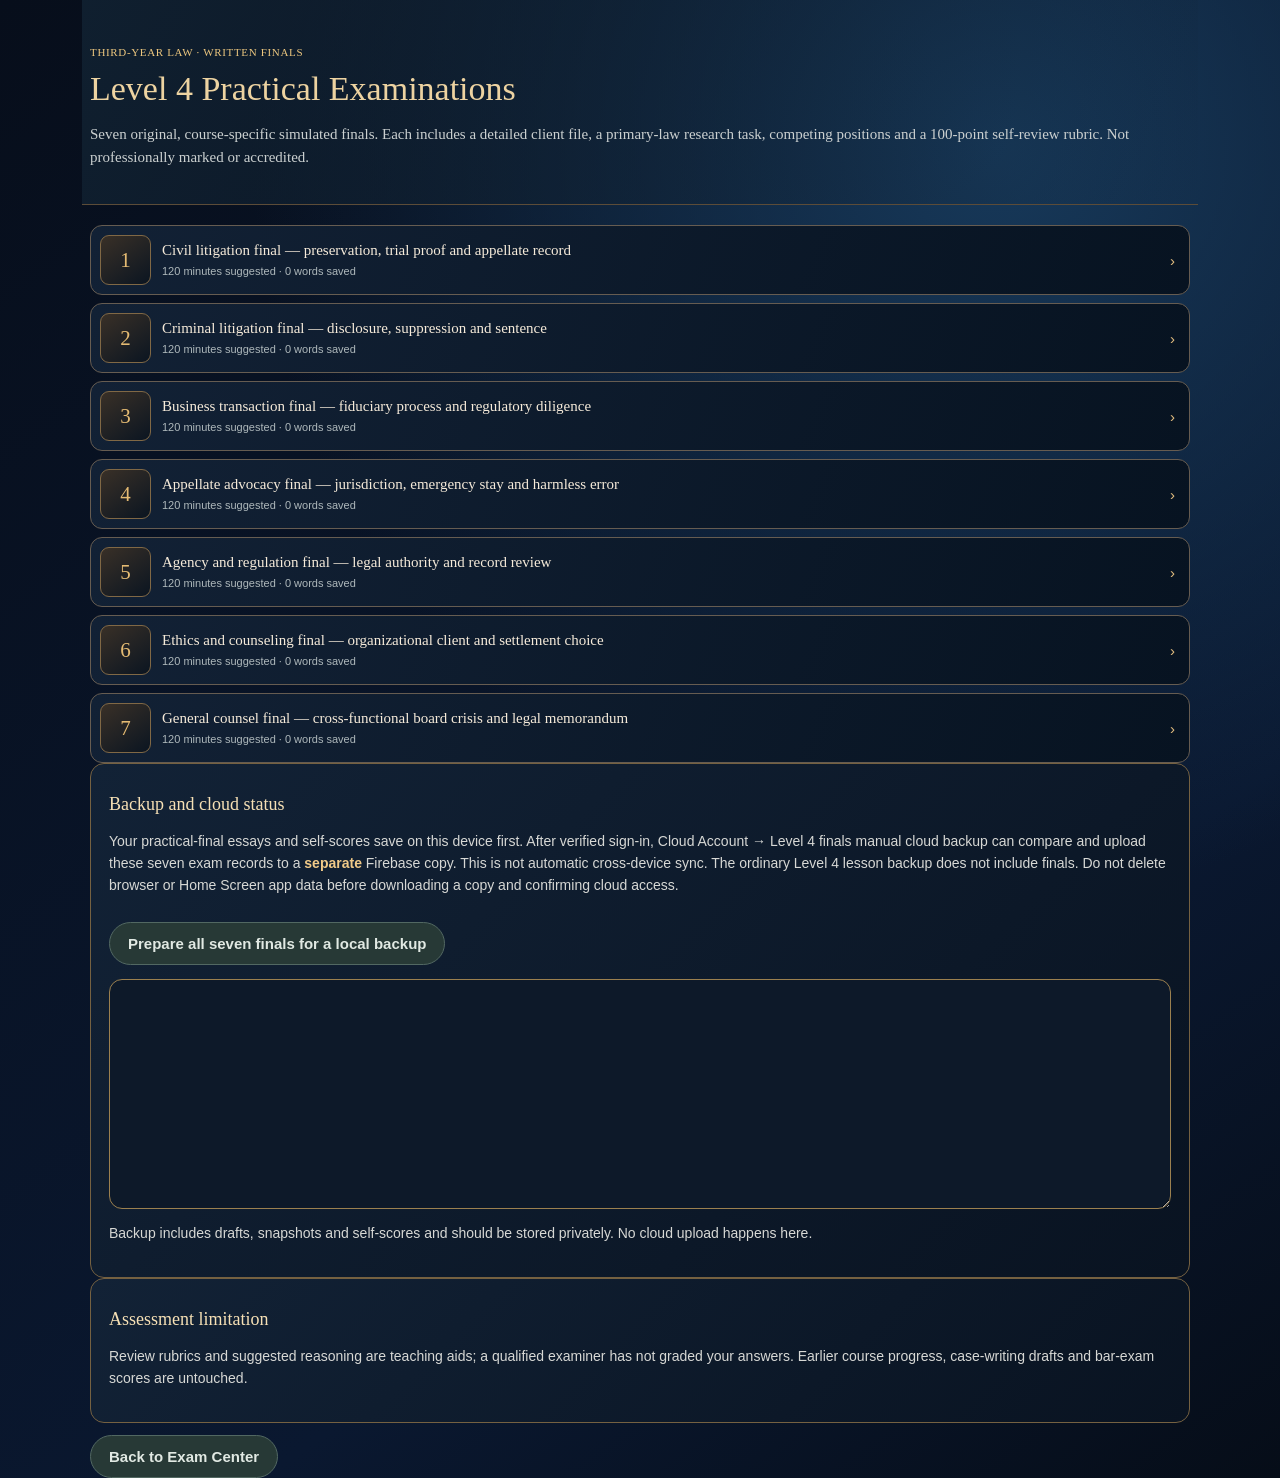
<file: scripts/fixtures/level4-final-browser.html>
<!doctype html>
<html lang="en"><head><meta charset="utf-8"><meta name="viewport" content="width=device-width,initial-scale=1,viewport-fit=cover"><title>Level 4 Practical Final QA Fixture</title><link rel="stylesheet" href="../../styles.css"><link rel="stylesheet" href="../../desktop.css"></head>
<body><main id="app" style="max-width:1100px;margin:auto"></main>
<script>
window.shell=(html)=>{document.getElementById('app').innerHTML=html;};
window.renderExams=()=>window.renderLevel4PracticalFinals?.();
</script>
<script src="../../level4-practical-finals-data.js" defer></script>
<script src="../../level4-practical-final-case-packets-2026.js" defer></script>
<script src="../../level4-final-examiner-calibration-2026.js" defer></script>
<script src="../../level4-independent-review-export-2026.js" defer></script>
<script src="../../level4-practical-finals-ui.js" defer></script>
<script defer>document.addEventListener('DOMContentLoaded',()=>window.renderLevel4PracticalFinals?.());</script>
</body></html>
</file>
<file: styles.css>
:root{color-scheme:dark;font-family:Inter,-apple-system,BlinkMacSystemFont,"Segoe UI",sans-serif;background:#0b1214;color:#eaf1eb}*{box-sizing:border-box}body{margin:0;background:radial-gradient(ellipse at 80% -5%,#294d49 0,transparent 35%),#0b1214;min-height:100vh}.shell{max-width:820px;margin:auto;padding:24px 18px 80px}.brand{display:flex;align-items:center;gap:12px;margin-bottom:26px}.seal{width:45px;height:45px;border:1px solid #aa9271;border-radius:13px;display:grid;place-items:center;color:#d9be92;font-size:24px}.eyebrow{font-size:11px;color:#a8bea9;letter-spacing:.19em;text-transform:uppercase;margin:0 0 6px}.brand h1{font-size:20px;margin:0;letter-spacing:.02em}.hero{border:1px solid #38514b;border-radius:24px;background:linear-gradient(145deg,#203b37,#131f21);padding:28px;margin-bottom:20px}.hero h2{font-size:30px;line-height:1.16;margin:10px 0}.hero p{color:#c3d1cb;line-height:1.6}.pill{display:inline-block;border:1px solid #718575;border-radius:30px;padding:7px 11px;font-size:12px;color:#e5d0a6}.metric{display:flex;justify-content:space-between;align-items:center;margin:18px 0 10px;color:#c1d0c7;font-size:13px}.track{height:7px;background:#40514c;border-radius:9px;overflow:hidden}.fill{height:100%;background:#c9ad7c;transition:width .2s}.grid{display:grid;grid-template-columns:repeat(2,1fr);gap:12px}.card{border:1px solid #334540;border-radius:18px;background:#162124;padding:18px;text-align:left;color:inherit;min-height:125px}.card strong{display:block;margin:10px 0;font-size:16px}.card small,.muted{color:#a7b9b1}.card .num{color:#d6b986;font-size:13px}.section{display:flex;align-items:center;justify-content:space-between;margin:27px 0 12px}.section h3{margin:0;font-size:18px}.lesson{display:block;width:100%;text-align:left;background:#182527;color:inherit;border:1px solid #344742;border-radius:16px;padding:17px;margin:10px 0;font-size:15px}.lesson small{display:block;margin-top:6px;color:#9fb3aa}.button{width:100%;border:0;background:#c9ac79;color:#17211f;border-radius:13px;padding:15px 17px;font-weight:750;font-size:15px;margin-top:14px}.button.secondary{background:#273936;color:#e1e9e3;border:1px solid #526862}.back{border:0;background:transparent;color:#d9be93;padding:4px 0 20px;font-size:14px}.reading{font-size:16px;line-height:1.75;color:#d5e0da}.reading h3{color:#f1e5cb;font-size:19px;margin-top:25px}.reading p{margin:13px 0}.example{border-left:3px solid #c7a775;padding:12px 16px;background:#1b2b2b;border-radius:0 10px 10px 0}.question{background:#182528;padding:20px;border-radius:17px;border:1px solid #3d514c}.option{display:block;width:100%;text-align:left;padding:14px;margin:10px 0;border-radius:12px;background:#213234;border:1px solid #47605a;color:#f0f3ee;font-size:15px}.option.selected{border-color:#d5b47e;background:#30433c}.feedback{padding:14px;border-radius:12px;background:#2e3b33;line-height:1.55;margin-top:14px}.tag{color:#d7bf98;font-size:12px;text-transform:uppercase;letter-spacing:.08em}.footer{font-size:12px;color:#879f94;margin-top:30px;line-height:1.5}@media(min-width:650px){.hero h2{font-size:38px}.grid{grid-template-columns:repeat(3,1fr)}}
/* Approved Supreme Court × Traditional Ivy League design, v2 */
:root{font-family:-apple-system,BlinkMacSystemFont,"Segoe UI",sans-serif;background:#050d18;color:#f5ecdc}body{background:radial-gradient(circle at 85% 5%,#1a3146,transparent 44%),linear-gradient(150deg,#06111f,#080d14 65%,#090b12);color:#f5ecdc}h1,h2,h3,.brandtitle,.level-text strong{font-family:Georgia,"Times New Roman",serif;font-weight:normal}button,a{-webkit-tap-highlight-color:transparent}button:focus-visible,a:focus-visible{outline:2px solid #efc982;outline-offset:3px}.app-shell{padding:0 16px 105px;max-width:640px}.court-hero{height:280px;margin:0 -16px 0;padding:45px 27px 15px;position:relative;overflow:hidden;background:radial-gradient(circle at 72% 26%,rgba(230,184,103,.27),transparent 32%),linear-gradient(100deg,rgba(5,13,24,.96) 15%,rgba(5,13,24,.59) 80%),linear-gradient(135deg,#312a24,#142331);border-bottom:1px solid #8f6e41}.court-hero:after{content:"";position:absolute;right:-15px;top:26px;height:240px;width:190px;opacity:.25;background:repeating-linear-gradient(90deg,transparent 0 16px,#ceae7a 17px 24px,transparent 25px 42px);clip-path:polygon(0 23%,50% 0,100% 23%,100% 100%,0 100%);pointer-events:none}.masthead{position:relative;z-index:1;text-align:left}.crest{width:62px;height:62px;border:2px solid #d6b77f;border-radius:50%;display:grid;place-items:center;color:#e6c98e;font-size:29px;margin-bottom:10px}.brandtitle{font-size:clamp(30px,9vw,45px);line-height:1.08;letter-spacing:.035em;color:#f2d298;white-space:nowrap}.motto{font:9px Georgia,serif;letter-spacing:.12em;color:#f5dbab;margin-top:8px}.hero-copy{font:17px/1.45 Georgia,serif;margin:20px 0 0;max-width:310px;color:#f7eee2}.progress-panel{background:linear-gradient(140deg,rgba(14,30,46,.97),rgba(4,12,23,.97));border:1px solid #b5925b;border-radius:15px;box-shadow:0 7px 22px #0008;position:relative;margin-top:-8px;padding:19px 15px;display:grid;grid-template-columns:minmax(0,1fr) 92px;gap:10px;align-items:center}.progress-panel h2{font-size:24px;margin:6px 0}.progress-panel p{font:14px Georgia,serif;color:#d2d4d3;margin:6px 0 14px}.gold-label,.tag{color:#edc77f;font:11px Georgia,serif;letter-spacing:.06em}.progress-row{display:flex;align-items:center;gap:9px;font-size:13px}.progress-row .track{flex:1}.track{background:#39404b;height:7px}.fill{background:linear-gradient(90deg,#bb8f4b,#f3d998)}.ring{--pc:0%;width:76px;height:76px;border-radius:50%;background:conic-gradient(#eac984 var(--pc),#344150 0);padding:8px;display:flex;flex-direction:column;align-items:center;justify-content:center;position:relative;font-size:16px;font-family:Georgia,serif;isolation:isolate}.ring:before{content:"";position:absolute;inset:7px;border-radius:50%;background:#081521;z-index:-1}.ring small{font-size:8px;text-align:center;line-height:1.2;margin-top:4px;color:#c4b99e}.quick-grid{display:grid;grid-template-columns:repeat(5,minmax(0,1fr));gap:6px;margin:16px 0}.quick-card{min-height:84px;padding:10px 4px;border-radius:10px;border:1px solid #856d48;color:#f4e9d7;background:linear-gradient(155deg,#152235,#060e19);display:flex;flex-direction:column;align-items:center;justify-content:center;gap:7px}.quick-card span{font-size:27px;color:#e5be7b}.quick-card small{font:clamp(9px,2.6vw,12px)/1.15 Georgia,serif;text-align:center}.feature-card{border:1px solid #b28b4e;border-radius:14px;background:linear-gradient(90deg,rgba(4,12,22,.97),rgba(6,15,26,.85)),radial-gradient(circle at 95% 80%,#aa7644,transparent 60%);padding:24px 20px;min-height:228px;box-shadow:inset 0 0 30px #151b24}.feature-card h2{font-size:27px;line-height:1.12;margin:8px 0}.feature-card p{font:14px/1.45 Georgia,serif;color:#dfd7c9;max-width:320px}.feature-card.compact{min-height:0}.gold-button,.button{border-radius:30px;border:1px solid #f0d79a;background:linear-gradient(120deg,#b88e4e,#f3da98,#c59d54);color:#13120f;font-weight:650;padding:12px 18px;width:auto;margin-top:12px;box-shadow:none}.gold-button:active,.quick-card:active,.level-row:active{transform:scale(.99)}.section h3{font-size:17px}.section{margin:24px 0 12px}.text-link{background:none;border:0;color:#e8c37d;font:12px Georgia,serif}.level-list{display:grid;gap:8px}.level-row{display:flex;align-items:center;gap:11px;min-height:69px;width:100%;padding:9px;text-align:left;color:#f6ebda;text-decoration:none;border:1px solid #665c51;border-radius:12px;background:linear-gradient(110deg,#122135,#071321);font:inherit}.level-icon{font:21px Georgia,serif;display:grid;place-items:center;flex:0 0 51px;height:50px;border:1px solid #806845;border-radius:9px;color:#e5bb73;background:linear-gradient(145deg,#393027,#0b1521)}.level-text{min-width:0;flex:1}.level-text strong{display:block;font-size:15px;line-height:1.22}.level-text small{display:block;color:#aeb8bb;font:11px/1.4 -apple-system,sans-serif;margin-top:5px}.level-arrow{color:#e2bc7f;padding:0 5px;font-size:15px}.bottom-nav{position:fixed;z-index:20;bottom:0;left:0;right:0;display:flex;justify-content:center;gap:0;background:rgba(4,11,21,.96);border-top:1px solid #5a523f;backdrop-filter:blur(14px);padding:9px max(12px,env(safe-area-inset-right)) calc(10px + env(safe-area-inset-bottom))}.navitem{width:min(20%,112px);border:0;background:none;color:#c1c3c4;display:flex;align-items:center;flex-direction:column;gap:3px}.navitem span{font-size:23px}.navitem small{font-size:10px}.navitem.on{color:#efc77e}.pagehead{padding:42px 8px 21px;background:linear-gradient(120deg,rgba(16,32,48,.95),transparent);border-bottom:1px solid #5c4c38;margin:0 -8px 20px}.pagehead h1{font-size:34px;color:#edd3a1;margin:10px 0}.pagehead p{font:15px/1.5 Georgia,serif;color:#cbd0d0}.shell:not(.app-shell) .brand{margin-top:10px}.shell:not(.app-shell) h2{font-family:Georgia,serif}.lesson,.question,.card{background:#102034;border-color:#706148}.reading{color:#e2dfd4}.reading h3{color:#e9c685}.option{background:#102338;border-color:#756747}.option.selected{background:#303d42;border-color:#ecc481}.feedback{background:#193734}.footer{padding-bottom:12px}html{scroll-behavior:smooth}@media(max-width:360px){.progress-panel{grid-template-columns:minmax(0,1fr) 72px}.ring{width:66px;height:66px}.brandtitle{font-size:28px}.quick-card span{font-size:22px}.feature-card h2{font-size:24px}}

/* Current course first, expandable future academic levels */
.current-level{border:1px solid #b5925b;border-radius:15px;padding:21px 17px;background:linear-gradient(135deg,#182d40,#091522);box-shadow:0 8px 24px #0004}.current-level h2{font:26px Georgia,serif;color:#f0dfbb;margin:8px 0}.current-level p{font:14px/1.5 Georgia,serif;color:#d3d2cb}.current-level .progress-row{margin-top:18px;color:#e7c589}.future-levels{display:grid;gap:9px}.future-item{border:1px solid #665c51;border-radius:12px;background:linear-gradient(110deg,#122135,#071321);overflow:hidden}.future-item summary{list-style:none;display:flex;gap:11px;align-items:center;min-height:69px;padding:9px;cursor:pointer}.future-item summary::-webkit-details-marker{display:none}.future-item[open] .level-arrow{transform:rotate(180deg)}.future-content{border-top:1px solid #514b42;padding:13px 16px 17px;color:#c6cbd0;font:13px/1.5 Georgia,serif}.future-content p{margin:0 0 11px}.future-content .text-link{padding:4px 0}

/* Multi-question exam and guided professor */
.exam-question h2{font:21px/1.4 Georgia,serif;color:#f4e3c3;margin:14px 0 20px}.exam-question .option{min-height:48px;cursor:pointer}.exam-question .button:disabled{opacity:.45;cursor:not-allowed}.review-list{display:grid;gap:14px;margin:18px 0}.review-item{border:1px solid #756141;background:linear-gradient(135deg,#122236,#091321);border-radius:14px;padding:18px}.review-item h3{font:18px/1.4 Georgia,serif;margin:10px 0;color:#f6e0b5}.review-item p{line-height:1.55;color:#d7d8d5;font-size:14px}.review-item strong{color:#f1ca88}.question #profFeedback{margin-top:14px}.question #profNext{margin-top:18px}

/* Legal writing lab */
.writing-field{display:block;width:100%;margin:12px 0 6px;border:1px solid #9b804f;background:#0d1929;color:#f8ead5;border-radius:13px;padding:16px;font:16px/1.65 Georgia,serif;resize:vertical;min-height:230px}.writing-field:focus{outline:2px solid #e6c27d;outline-offset:2px}.check-line{display:block;padding:9px 0;color:#e4dece;font-size:14px;line-height:1.45}.check-line input{accent-color:#cfad70;width:17px;height:17px;vertical-align:middle}#draftStatus{display:inline-block;margin-left:12px;font-size:12px}

/* Writing professor feedback */
#reviewDraft{display:inline-block;margin:12px 0 16px;width:auto}.feedback-points{padding-left:22px;color:#e5dfd4;line-height:1.65}.feedback-points li{padding:5px 0}#guidedFeedback .review-item{margin-top:14px}

/* Five-criterion writing rubric */
.rubric-row{display:block;padding:12px 0;border-bottom:1px solid #4e504a}.rubric-row strong{display:block;font:17px Georgia,serif;color:#f3d49f}.rubric-row small{display:block;color:#c5cbc8;line-height:1.5;padding:6px 0}.rubric-row select{display:block;width:100%;background:#0c1b2a;color:#f5e8d4;border:1px solid #92764d;border-radius:10px;padding:11px;font-size:15px}#rubricStatus{margin-top:10px;font-size:13px;color:#e5ca95}
</file>
<file: desktop.css>
/* Desktop workspace for Law Academy; mobile styling remains unchanged. */
@media (min-width:960px){
 body{background:radial-gradient(circle at 78% 10%,#17395a 0%,transparent 45%),linear-gradient(145deg,#070e1b,#0a1830 70%,#060d18)}
 .shell.app-shell{max-width:1340px;width:calc(100% - 282px);margin:0 36px 0 246px;padding:32px clamp(24px,3vw,52px) 90px}
 .app-shell .court-hero{height:318px;margin:0 0 22px;border:1px solid #9d7a49;border-radius:22px;padding:36px 46px;background:radial-gradient(circle at 75% 27%,#51422d 0,transparent 34%),linear-gradient(110deg,#0c1d34,#0a1628)}
 .app-shell .court-hero:after{right:55px;top:15px;height:295px;width:265px;opacity:.34}
 .app-shell .brandtitle{font-size:clamp(35px,3vw,52px)}
 .app-shell .hero-copy{font-size:20px;max-width:440px}
 .app-shell .progress-panel{margin:0 0 22px;padding:27px 30px;border-radius:16px;grid-template-columns:minmax(0,1fr) 110px}
 .app-shell .progress-panel h2{font-size:31px}
 .app-shell .ring{width:96px;height:96px}
 .app-shell .quick-grid{grid-template-columns:repeat(5,minmax(0,1fr));gap:14px;margin:24px 0}
 .app-shell .quick-card{min-height:120px;padding:15px 10px}
 .app-shell .quick-card small{font-size:14px}
 .app-shell .feature-card{min-height:200px;padding:32px}
 .app-shell .feature-card h2{font-size:32px}
 .app-shell .level-list{grid-template-columns:repeat(2,minmax(0,1fr));gap:13px}
 .app-shell .level-row{min-height:88px;padding:15px}
 .app-shell .reading{font-size:18px;line-height:1.85;max-width:85ch}
 .bottom-nav{position:fixed!important;top:0!important;bottom:0!important;left:0!important;right:auto!important;width:226px!important;height:100vh!important;padding:102px 14px 24px!important;background:linear-gradient(180deg,#101d30,#070d19)!important;border-right:1px solid #8a6c43!important;border-top:0!important;display:flex!important;flex-direction:column!important;align-items:stretch!important;justify-content:flex-start!important;gap:10px!important;transform:none!important;z-index:100!important}
 .bottom-nav:before{content:"LAW ACADEMY";position:absolute;top:45px;left:23px;font:18px Georgia,serif;color:#edd09c;letter-spacing:1.5px}
 .bottom-nav .navitem{width:100%!important;min-height:56px!important;padding:12px 16px!important;display:flex!important;flex-direction:row!important;align-items:center!important;justify-content:flex-start!important;gap:12px!important;border-radius:11px!important;font-size:14px!important;text-align:left!important}
 .bottom-nav .navitem.on{background:#293a51}
 #law-cloud-launch{top:17px!important;right:24px!important}
}

@media(min-width:960px){.bottom-nav .navitem span{font-size:24px!important;min-width:28px}.bottom-nav .navitem small{font-size:14px!important;line-height:1.3!important;display:inline!important}.app-shell .quick-grid .quick-card span{font-size:30px}}


/* Phase 2 — desktop reading, legal analysis and examination surfaces. */
@media(min-width:960px){
  /* Legacy LAW 101 uses .shell without .app-shell: support both rendering paths. */
  .shell:not(.app-shell){max-width:1120px;width:calc(100% - 300px);margin:0 40px 0 246px;padding:34px 46px 110px}
  .shell:not(.app-shell) .brand{padding:0 0 18px;border-bottom:1px solid #736044}
  .shell:not(.app-shell) .reading{max-width:86ch;font:18px/1.95 Georgia,serif;color:#e8e1d6}
  .shell:not(.app-shell) .reading h3{font:normal 26px/1.3 Georgia,serif;color:#f4d6a3;margin:34px 0 12px}
  .shell:not(.app-shell) .reading p{margin:14px 0 24px}
  .shell:not(.app-shell)>h2{font:normal 37px/1.2 Georgia,serif;max-width:850px;margin:18px 0 26px}
  .shell:not(.app-shell) .question{max-width:900px;padding:30px 36px;border:1px solid #8c7048}
  .shell:not(.app-shell) .question>strong{font-size:18px;line-height:1.6;display:block;margin-bottom:18px}
  .shell:not(.app-shell) .option{padding:16px 20px;font-size:16px;line-height:1.6;min-height:54px}
  .shell:not(.app-shell) .back{font-size:16px;min-height:46px}
  .shell:not(.app-shell) .example{padding:22px 26px;background:#1c2a36;border-left:4px solid #d9b979}
  .app-shell .pagehead{padding:14px 0 22px;border-bottom:1px solid #715c42;margin-bottom:26px}
  .app-shell .pagehead h1{font:normal clamp(34px,3.3vw,48px)/1.15 Georgia,serif}
  .app-shell .pagehead p{font-size:16px;line-height:1.65;max-width:75ch}
  .app-shell .current-level{padding:30px 34px}
  .app-shell .section{margin:36px 0 16px}
  .app-shell .section h3{font-size:22px}
  .app-shell .review-list{display:grid;grid-template-columns:repeat(2,minmax(0,1fr));gap:18px}
  .app-shell .review-item{padding:24px}
  .app-shell .writing-field,.shell .writing-field{min-height:360px;max-width:100%;padding:24px;font-size:18px;line-height:1.85}
  .app-shell .question{padding:28px;border:1px solid #6b5b45}
  .app-shell .option{padding:17px 20px;line-height:1.55;font-size:16px}
  .app-shell .rubric-row{padding:18px 0}
  .app-shell .rubric-row select{max-width:520px}
  .app-shell .gold-button,.app-shell .button{min-height:49px;padding:13px 22px}
  .shell button:focus-visible,.shell a:focus-visible,.shell textarea:focus-visible,.shell select:focus-visible{outline:3px solid #edcb91;outline-offset:3px}
}
@media(min-width:960px) and (max-width:1199px){
 .shell:not(.app-shell){padding:28px 25px 100px;margin-left:235px;width:calc(100% - 255px)}
 .app-shell .review-list{grid-template-columns:minmax(0,1fr)}
}
</file>
